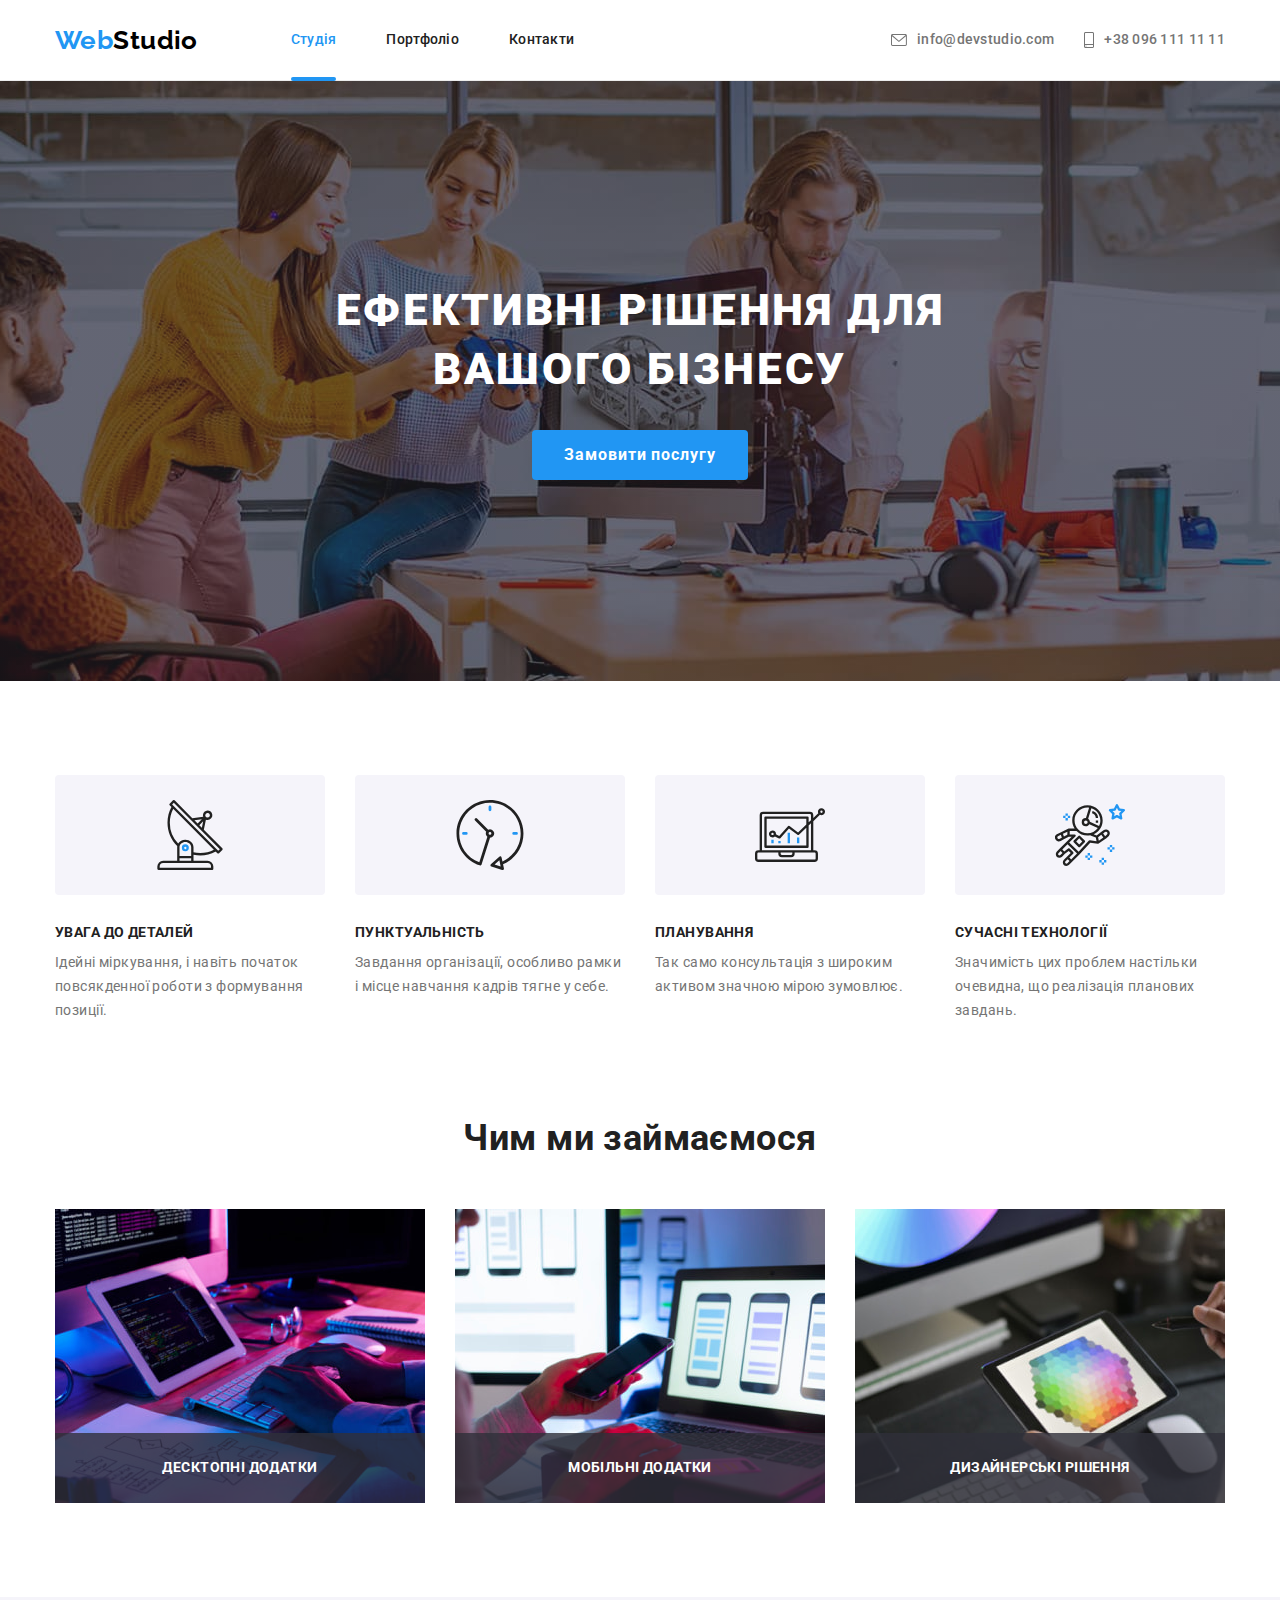
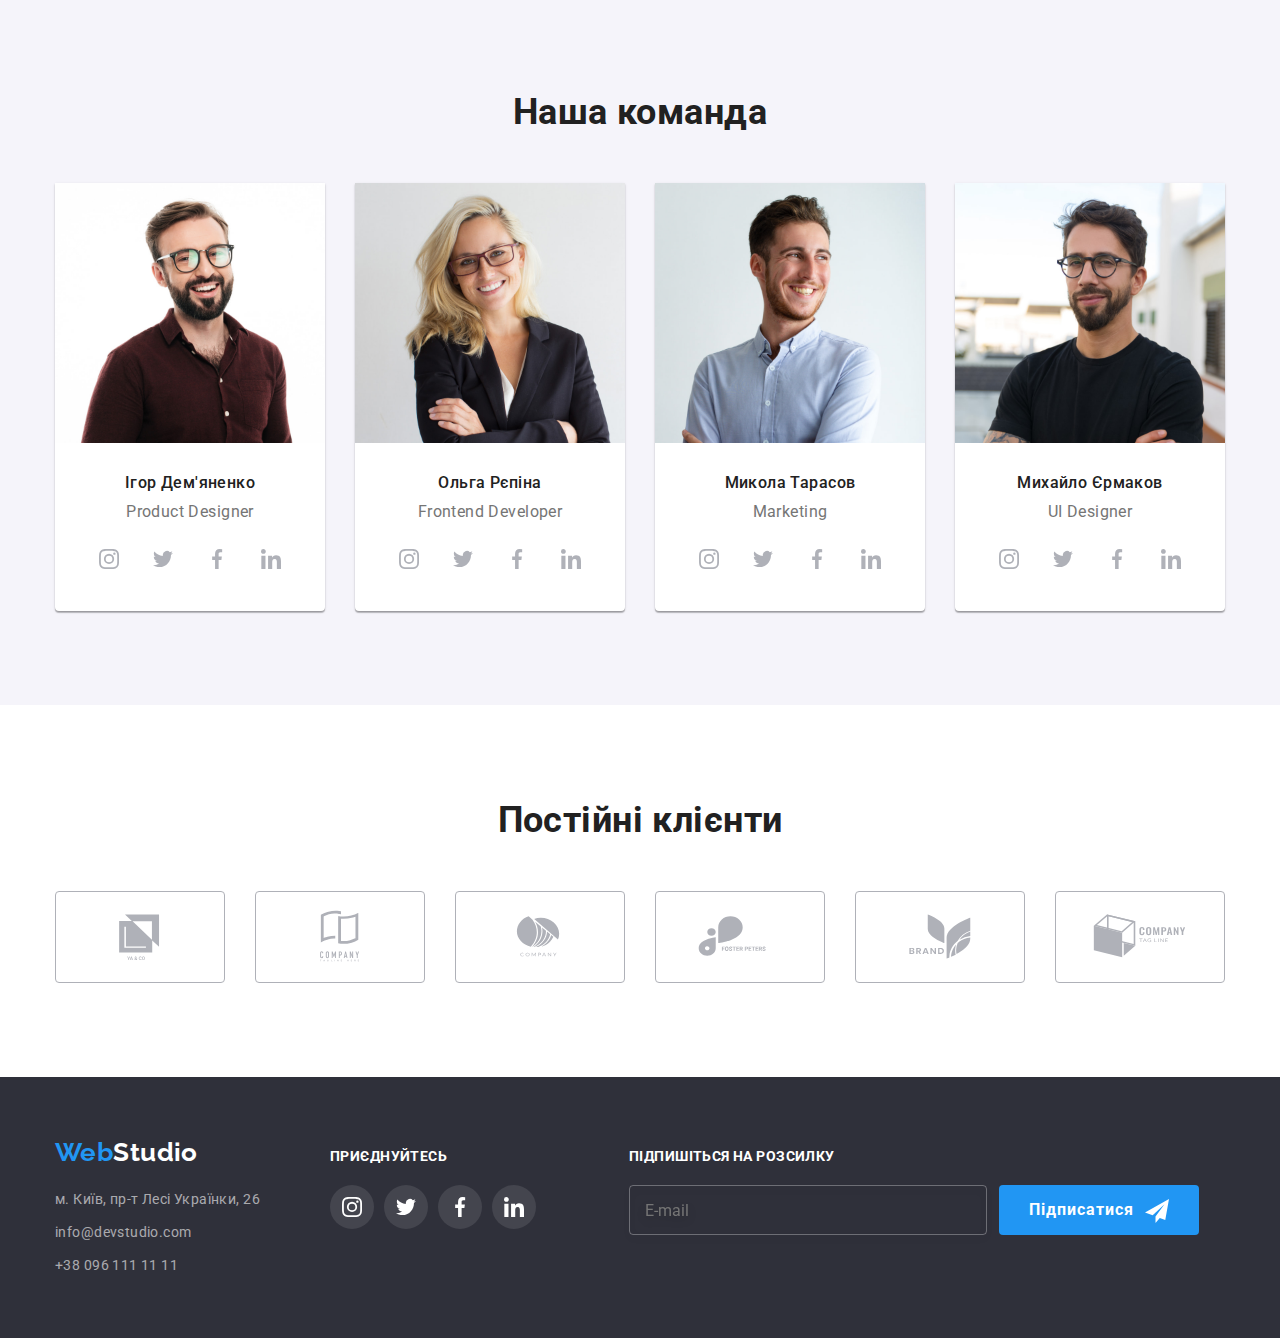
<file: index.html>
<!DOCTYPE html>
<html lang="uk">
  <head>
    <meta charset="UTF-8" />
    <meta http-equiv="X-UA-Compatible" content="IE=edge" />
    <meta name="viewport" content="width=device-width, initial-scale=1.0" />
    <title>goit-markup-hw-07</title>
    <link rel="preconnect" href="https://fonts.googleapis.com" />
    <link rel="preconnect" href="https://fonts.gstatic.com" crossorigin />
    <link href="https://fonts.googleapis.com/css2?family=Raleway:wght@700&family=Roboto:wght@400;500;700;900&display=swap" rel="stylesheet" />
    <link rel="stylesheet" href="https://cdnjs.cloudflare.com/ajax/libs/modern-normalize/1.1.0/modern-normalize.min.css" />

    <link rel="stylesheet" href="./css/main.min.css" />
  </head>
  <body>
    <header class="header">
      <div class="header__container container">
        <nav class="navigation">
          <a class="logo logo--right link" href="./index.html">Web<span class="logo__wrap">Studio</span></a>
          <ul class="menu list">
            <li><a class="menu__link link current" href="./index.html">Студія</a></li>
            <li><a class="menu__link link" href="./portfolio.html">Портфоліо</a></li>
            <li><a class="menu__link link" href="#">Контакти</a></li>
          </ul>
        </nav>
        <ul class="connect list">
          <li class="connect__item">
            <a class="connect__link link" href="mailto:info@devstudio.com">
              <svg class="connect__icon" height="12" width="16"><use href="./image/symbol.svg#icon-envelope"></use></svg>info@devstudio.com
            </a>
          </li>
          <li class="connect__item">
            <a class="connect__link link" href="tel:+380961111111">
              <svg class="connect__icon" height="16" width="10"><use href="./image/symbol.svg#icon-smartphone"></use></svg>+38 096 111 11 11
            </a>
          </li>
        </ul>
      </div>
    </header>
    <main>
      <section class="hero">
        <div class="hero__container">
          <h1 class="hero__title">Ефективні рішення для вашого бізнесу</h1>
          <button type="button" class="button btn cursor" data-modal-open>Замовити послугу</button>
        </div>
      </section>
      <section class="section feature-section">
        <div class="container">
          <h2 class="visually-hidden">Особливості</h2>
          <ul class="card-list list">
            <li class="card-list__item">
              <div class="card-list__icon">
                <svg class="card-list__antenna" height="70" width="70"><use href="./image/symbol.svg#icon-antenna"></use></svg>
              </div>
              <h3 class="card-list__title">Увага до деталей</h3>
              <p class="card-list__text">Ідейні міркування, і навіть початок повсякденної роботи з формування позиції.</p>
            </li>
            <li class="card-list__item">
              <div class="card-list__icon">
                <svg class="card-list__antenna" height="70" width="70"><use href="./image/symbol.svg#icon-clock"></use></svg>
              </div>
              <h3 class="card-list__title">Пунктуальність</h3>
              <p class="card-list__text">Завдання організації, особливо рамки і місце навчання кадрів тягне у себе.</p>
            </li>
            <li class="card-list__item">
              <div class="card-list__icon">
                <svg class="card-list__antenna" height="70" width="70"><use href="./image/symbol.svg#icon-diagram"></use></svg>
              </div>
              <h3 class="card-list__title">Планування</h3>
              <p class="card-list__text">Так само консультація з широким активом значною мірою зумовлює.</p>
            </li>
            <li class="card-list__item">
              <div class="card-list__icon">
                <svg class="card-list__antenna" height="70" width="70"><use href="./image/symbol.svg#icon-astronaut"></use></svg>
              </div>
              <h3 class="card-list__title">Сучасні технології</h3>
              <p class="card-list__text">Значимість цих проблем настільки очевидна, що реалізація планових завдань.</p>
            </li>
          </ul>
        </div>
      </section>
      <section class="section">
        <div class="container">
          <h2 class="picture__title">Чим ми займаємося</h2>
          <ul class="picture__list list">
            <li class="picture__item">
              <div class="picture__top">
                <img src="./image/keyboard.jpg" alt="Руки набирають текст на клавіатурі" width="370" />
                <p class="picture__text">Десктопні додатки</p>
              </div>
            </li>
            <li class="picture__item">
              <div class="picture__top">
                <img src="./image/laptop.jpg" alt="В руках телефон на фоні ноутбука" width="370" />
                <p class="picture__text">Мобільні додатки</p>
              </div>
            </li>
            <li class="picture__item">
              <div class="picture__top">
                <img src="./image/palette.jpg" alt="В руках планшет, на ньому палітра кольорів" width="370" />
                <p class="picture__text">Дизайнерські рішення</p>
              </div>
            </li>
          </ul>
        </div>
      </section>
      <section class="team section">
        <div class="container">
          <h2 class="team__title">Наша команда</h2>
          <ul class="team__list list">
            <li class="team__card">
              <img src="./image/demyanenko.jpg" alt="Усміхнений хлопець в окулярах" width="270" />
              <div class="team__sign">
                <h3 class="team__subtitle">Ігор Дем'яненко</h3>
                <p class="team__text">Product Designer</p>
              </div>
              <div>
                <ul class="social list">
                  <li class="social__item">
                    <a class="social__link link" href="#" target="_blank" rel="noopener noreferrer nofollow"
                      ><svg height="20" width="20"><use href="./image/symbol.svg#icon-instagram"></use></svg
                    ></a>
                  </li>
                  <li class="social__item">
                    <a class="social__link link" href="#" target="_blank" rel="noopener noreferrer nofollow"
                      ><svg height="20" width="20"><use href="./image/symbol.svg#icon-twitter"></use></svg
                    ></a>
                  </li>
                  <li class="social__item">
                    <a class="social__link link" href="#" target="_blank" rel="noopener noreferrer nofollow"
                      ><svg height="20" width="20"><use href="./image/symbol.svg#icon-facebook"></use></svg
                    ></a>
                  </li>
                  <li class="social__item">
                    <a class="social__link link" href="#" target="_blank" rel="noopener noreferrer nofollow"
                      ><svg height="20" width="20"><use href="./image/symbol.svg#icon-linkedin"></use></svg
                    ></a>
                  </li>
                </ul>
              </div>
            </li>
            <li class="team__card">
              <img src="./image/repina.jpg" alt="Усміхнена дівчина в окулярах" width="270" />
              <div class="team__sign">
                <h3 class="team__subtitle">Ольга Рєпіна</h3>
                <p class="team__text">Frontend Developer</p>
              </div>
              <div>
                <ul class="social list">
                  <li class="social__item">
                    <a class="social__link link" href="#" target="_blank" rel="noopener noreferrer nofollow"
                      ><svg height="20" width="20"><use href="./image/symbol.svg#icon-instagram"></use></svg
                    ></a>
                  </li>
                  <li class="social__item">
                    <a class="social__link link" href="#" target="_blank" rel="noopener noreferrer nofollow"
                      ><svg height="20" width="20"><use href="./image/symbol.svg#icon-twitter"></use></svg
                    ></a>
                  </li>
                  <li class="social__item">
                    <a class="social__link link" href="#" target="_blank" rel="noopener noreferrer nofollow"
                      ><svg height="20" width="20"><use href="./image/symbol.svg#icon-facebook"></use></svg
                    ></a>
                  </li>
                  <li class="social__item">
                    <a class="social__link link" href="#" target="_blank" rel="noopener noreferrer nofollow"
                      ><svg height="20" width="20"><use href="./image/symbol.svg#icon-linkedin"></use></svg
                    ></a>
                  </li>
                </ul>
              </div>
            </li>
            <li class="team__card">
              <img src="./image/tarasov.jpg" alt="Хлопець усміхається" width="270" />
              <div class="team__sign">
                <h3 class="team__subtitle">Микола Тарасов</h3>
                <p class="team__text">Marketing</p>
              </div>
              <div>
                <ul class="social list">
                  <li class="social__item">
                    <a class="social__link link" href="#" target="_blank" rel="noopener noreferrer nofollow"
                      ><svg height="20" width="20"><use href="./image/symbol.svg#icon-instagram"></use></svg
                    ></a>
                  </li>
                  <li class="social__item">
                    <a class="social__link link" href="#" target="_blank" rel="noopener noreferrer nofollow"
                      ><svg height="20" width="20"><use href="./image/symbol.svg#icon-twitter"></use></svg
                    ></a>
                  </li>
                  <li class="social__item">
                    <a class="social__link link" href="#" target="_blank" rel="noopener noreferrer nofollow"
                      ><svg height="20" width="20"><use href="./image/symbol.svg#icon-facebook"></use></svg
                    ></a>
                  </li>
                  <li class="social__item">
                    <a class="social__link link" href="#" target="_blank" rel="noopener noreferrer nofollow"
                      ><svg height="20" width="20"><use href="./image/symbol.svg#icon-linkedin"></use></svg
                    ></a>
                  </li>
                </ul>
              </div>
            </li>
            <li class="team__card">
              <img src="./image/ermakov.jpg" alt="Хлопець в окулярах" width="270" />
              <div class="team__sign">
                <h3 class="team__subtitle">Михайло Єрмаков</h3>
                <p class="team__text">UI Designer</p>
              </div>
              <div>
                <ul class="social list">
                  <li class="social__item">
                    <a class="social__link link" href="#" target="_blank" rel="noopener noreferrer nofollow"
                      ><svg height="20" width="20"><use href="./image/symbol.svg#icon-instagram"></use></svg
                    ></a>
                  </li>
                  <li class="social__item">
                    <a class="social__link link" href="#" target="_blank" rel="noopener noreferrer nofollow"
                      ><svg height="20" width="20"><use href="./image/symbol.svg#icon-twitter"></use></svg
                    ></a>
                  </li>
                  <li class="social__item">
                    <a class="social__link link" href="#" target="_blank" rel="noopener noreferrer nofollow"
                      ><svg height="20" width="20"><use href="./image/symbol.svg#icon-facebook"></use></svg
                    ></a>
                  </li>
                  <li class="social__item">
                    <a class="social__link link" href="#" target="_blank" rel="noopener noreferrer nofollow"
                      ><svg height="20" width="20"><use href="./image/symbol.svg#icon-linkedin"></use></svg
                    ></a>
                  </li>
                </ul>
              </div>
            </li>
          </ul>
        </div>
      </section>
      <section class="section clients">
        <div class="container">
          <h2 class="clients__title">Постійні клієнти</h2>
          <ul class="clients__list list">
            <li>
              <a class="clients__link link" href="#" target="_blank" rel="noopener noreferrer nofollow"
                ><svg class="clients__icon" height="60" width="106"><use href="./image/symbol.svg#icon-Logo-1"></use></svg
              ></a>
            </li>
            <li>
              <a class="clients__link link" href="#" target="_blank" rel="noopener noreferrer nofollow"
                ><svg class="clients__icon" height="60" width="106"><use href="./image/symbol.svg#icon-Logo-2"></use></svg
              ></a>
            </li>
            <li>
              <a class="clients__link link" href="#" target="_blank" rel="noopener noreferrer nofollow"
                ><svg class="clients__icon" height="60" width="106"><use href="./image/symbol.svg#icon-Logo-3"></use></svg
              ></a>
            </li>
            <li>
              <a class="clients__link link" href="#" target="_blank" rel="noopener noreferrer nofollow"
                ><svg class="clients__icon" height="60" width="106"><use href="./image/symbol.svg#icon-Logo-4"></use></svg
              ></a>
            </li>
            <li>
              <a class="clients__link link" href="#" target="_blank" rel="noopener noreferrer nofollow"
                ><svg class="clients__icon" height="60" width="106"><use href="./image/symbol.svg#icon-Logo-5"></use></svg
              ></a>
            </li>
            <li>
              <a class="clients__link link" href="#" target="_blank" rel="noopener noreferrer nofollow"
                ><svg class="clients__icon" height="60" width="106"><use href="./image/symbol.svg#icon-Logo-6"></use></svg
              ></a>
            </li>
          </ul>
        </div>
      </section>
    </main>
    <footer class="footer">
      <div class="container-footer container">
        <div class="container-address">
          <a class="logo logo--edit link" href="./index.html">Web<span class="logo__wrapper">Studio</span></a>
          <address class="address">
            <ul class="address__list list">
              <li>
                <a class="address__link link" href="https://goo.gl/maps/LR6za7TUyDWSU1sD8" target="_blank" rel="noopener noreferrer nofollow">м. Київ, пр-т Лесі Українки, 26 </a>
              </li>
              <li><a class="address__link link" href="mailto:info@devstudio.com">info@devstudio.com</a></li>
              <li><a class="address__link link" href="tel:+380961111111">+38 096 111 11 11</a></li>
            </ul>
          </address>
        </div>
        <div class="join">
          <p class="join__text">приєднуйтесь</p>
          <ul class="social list">
            <li>
              <a class="social__link social__link--color link" href="#" target="_blank" rel="noopener noreferrer nofollow"
                ><svg height="20" width="20"><use href="./image/symbol.svg#icon-instagram"></use></svg
              ></a>
            </li>
            <li>
              <a class="social__link social__link--color link" href="#" target="_blank" rel="noopener noreferrer nofollow"
                ><svg height="20" width="20"><use href="./image/symbol.svg#icon-twitter"></use></svg
              ></a>
            </li>
            <li>
              <a class="social__link social__link--color link" href="#"
                ><svg height="20" width="20"><use href="./image/symbol.svg#icon-facebook"></use></svg
              ></a>
            </li>
            <li>
              <a class="social__link social__link--color link" href="#" target="_blank" rel="noopener noreferrer nofollow"
                ><svg height="20" width="20"><use href="./image/symbol.svg#icon-linkedin"></use></svg
              ></a>
            </li>
          </ul>
        </div>

        <form class="email">
          <label class="email__label">Підпишіться на розсилку <input class="email__imput" type="email" name="email" placeholder="E-mail" required /></label>
          <button type="submit" class="button btn btn--send cursor">
            Підписатися
            <svg class="btn__icon" height="24" width="24"><use href="./image/symbol.svg#icon-send"></use></svg>
          </button>
        </form>
      </div>
    </footer>
    <div class="backdrop is-hidden" data-modal>
      <div class="modal">
        <button type="button" class="modal__button" data-modal-close>
          <svg width="18" height="18">
            <use href="./image/symbol.svg#icon-close"></use>
          </svg>
        </button>
        <p class="modal__title">Залиште свої дані, ми вам передзвонимо</p>
        <form>
          <label class="modal__label"
            >Ім'я
            <span class="modal__wrap">
              <input type="text" name="user-name" class="modal__input" required />
              <svg class="modal__icon" width="18" height="18">
                <use href="./image/symbol.svg#icon-person"></use>
              </svg>
            </span>
          </label>
          <label class="modal__label"
            >Телефон
            <span class="modal__wrap">
              <input type="tel" name="user-tel" class="modal__input" required />
              <svg class="modal__icon" width="18" height="18">
                <use href="./image/symbol.svg#icon-phone"></use>
              </svg>
            </span>
          </label>
          <label class="modal__label"
            >Пошта
            <span class="modal__wrap">
              <input type="email" name="user-email" class="modal__input" required />
              <svg class="modal__icon" width="18" height="18">
                <use href="./image/symbol.svg#icon-email"></use>
              </svg>
            </span>
          </label>
          <label class="modal__label"
            >Коментар
            <textarea name="user-comment" class="modal__textarea" required placeholder="Введіть текст"></textarea>
          </label>
          <label class="checkbox">
            <span class="checkbox__wrap">
              <input type="checkbox" name="agreement" class="checkbox__input visually-hidden" required />
              <svg class="checkbox__icon" width="16" height="15">
                <use href="./image/symbol.svg#icon-vector"></use>
              </svg>
              Погоджуюся з розсилкою та приймаю
              <a class="checkbox__link" href="#" target="_blank" rel="noopener noreferrer nofollow">Умови договору</a>
            </span>
          </label>
          <button type="submit" class="button btn btn--edit cursor">Відправити</button>
        </form>
      </div>
    </div>
    <script src="./js/modal.js"></script>
  </body>
</html>
</file>
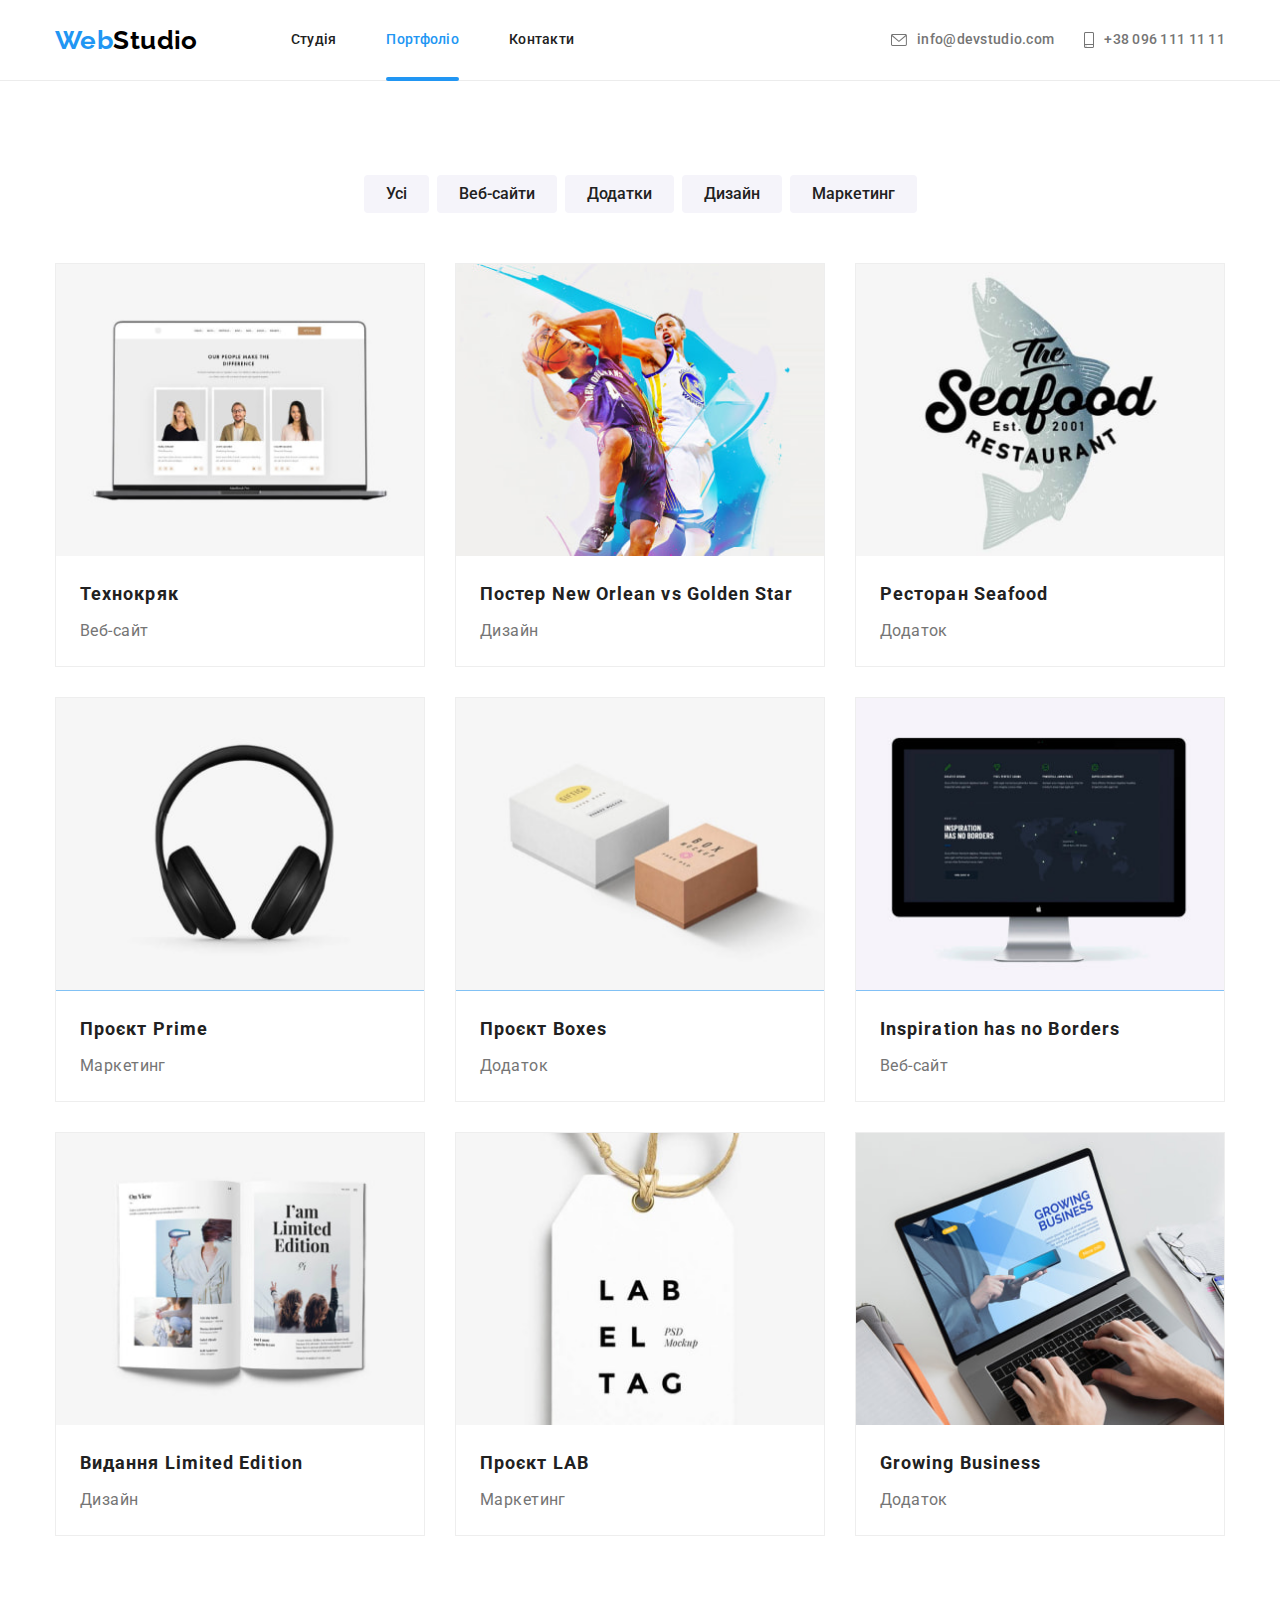
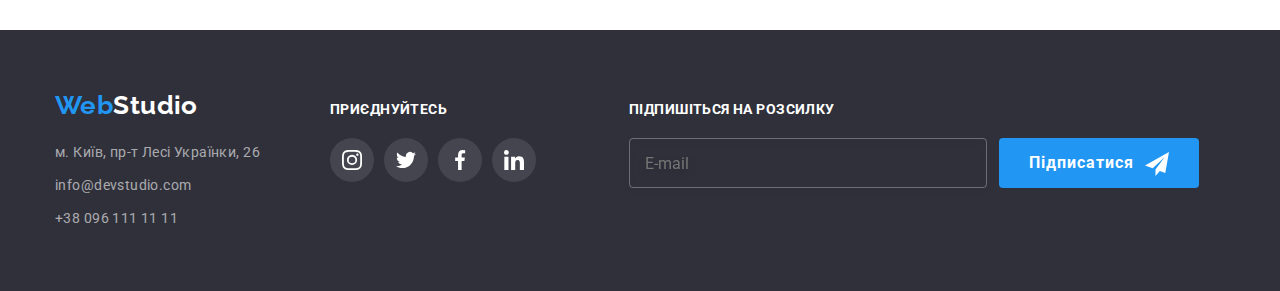
<file: portfolio.html>
<!DOCTYPE html>
<html lang="uk">
  <head>
    <meta charset="UTF-8" />
    <meta http-equiv="X-UA-Compatible" content="IE=edge" />
    <meta name="viewport" content="width=device-width, initial-scale=1.0" />
    <title>portfolio</title>
    <link rel="preconnect" href="https://fonts.googleapis.com" />
    <link rel="preconnect" href="https://fonts.gstatic.com" crossorigin />
    <link href="https://fonts.googleapis.com/css2?family=Raleway:wght@700&family=Roboto:wght@400;500;700;900&display=swap" rel="stylesheet" />
    <link rel="stylesheet" href="https://cdnjs.cloudflare.com/ajax/libs/modern-normalize/1.1.0/modern-normalize.min.css" />
    <link rel="stylesheet" href="./css/main.min.css" />
  </head>
  <body>
    <header class="header">
      <div class="header__container container">
        <nav class="navigation">
          <a class="logo logo--right link" href="./index.html">Web<span class="logo__wrap">Studio</span></a>
          <ul class="list menu">
            <li><a class="menu__link link" href="./index.html">Студія</a></li>
            <li><a class="menu__link link current" href="./portfolio.html">Портфоліо</a></li>
            <li><a class="menu__link link" href="#">Контакти</a></li>
          </ul>
        </nav>
        <ul class="list connect">
          <li class="connect__item">
            <a class="connect__link link" href="mailto:info@devstudio.com">
              <svg class="connect__icon" height="12" width="16"><use href="./image/symbol.svg#icon-envelope"></use></svg>info@devstudio.com
            </a>
          </li>
          <li class="connect__item">
            <a class="connect__link link" href="tel:+380961111111">
              <svg class="connect__icon" height="16" width="10"><use href="./image/symbol.svg#icon-smartphone"></use></svg>+38 096 111 11 11
            </a>
          </li>
        </ul>
      </div>
    </header>
    <main>
      <section class="section">
        <div class="container">
          <h1 class="visually-hidden">Фільтр</h1>
          <ul class="filter list">
            <li><button type="button" class="filter__button cursor">Усі</button></li>
            <li><button type="button" class="filter__button cursor">Веб-сайти</button></li>
            <li><button type="button" class="filter__button cursor">Додатки</button></li>
            <li><button type="button" class="filter__button cursor">Дизайн</button></li>
            <li><button type="button" class="filter__button cursor">Маркетинг</button></li>
          </ul>
          <ul class="card list">
            <li class="card__item">
              <a class="card__link link" href="#">
                <div class="card__wrap">
                  <img src="./image/laptop-2.jpg" alt="Ноутбук" width="370" />
                  <p class="card__text">
                    Ресурс пропонує комплексні пропозиції з різним рівнем функціоналу та сервісів. Все це дозволить відвідувачу отримати вичерпні відомості про компанію чи приватну особу.
                  </p>
                </div>
                <div class="card__sign">
                  <h2 class="card__caption">Технокряк</h2>
                  <p class="card__word">Веб-сайт</p>
                </div>
              </a>
            </li>
            <li class="card__item">
              <a class="card__link link" href="#">
                <div class="card__wrap">
                  <img src="./image/basketball.jpg" alt="Гра у баскетбол" width="370" />
                  <p class="card__text">
                    Ресурс пропонує комплексні пропозиції з різним рівнем функціоналу та сервісів. Все це дозволить відвідувачу отримати вичерпні відомості про компанію чи приватну особу.
                  </p>
                </div>
                <div class="card__sign">
                  <h2 class="card__caption">Постер New Orlean vs Golden Star</h2>
                  <p class="card__word">Дизайн</p>
                </div>
              </a>
            </li>
            <li class="card__item">
              <a class="card__link link" href="#">
                <div class="card__wrap">
                  <img src="./image/logo.jpg" alt="Логотип ресторану" width="370" />
                  <p class="card__text">
                    Ресурс пропонує комплексні пропозиції з різним рівнем функціоналу та сервісів. Все це дозволить відвідувачу отримати вичерпні відомості про компанію чи приватну особу.
                  </p>
                </div>
                <div class="card__sign">
                  <h2 class="card__caption">Ресторан Seafood</h2>
                  <p class="card__word">Додаток</p>
                </div>
              </a>
            </li>
            <li class="card__item">
              <a class="card__link link" href="#">
                <div class="card__wrap">
                  <img src="./image/phones.jpg" alt="Навушники" width="370" />
                  <p class="card__text">
                    Ресурс пропонує комплексні пропозиції з різним рівнем функціоналу та сервісів. Все це дозволить відвідувачу отримати вичерпні відомості про компанію чи приватну особу.
                  </p>
                </div>
                <div class="card__sign">
                  <h2 class="card__caption">Проєкт Prime</h2>
                  <p class="card__word">Маркетинг</p>
                </div>
              </a>
            </li>
            <li class="card__item">
              <a class="card__link link" href="#">
                <div class="card__wrap">
                  <img src="./image/box.jpg" alt="Коробки" width="370" />
                  <p class="card__text">
                    Ресурс пропонує комплексні пропозиції з різним рівнем функціоналу та сервісів. Все це дозволить відвідувачу отримати вичерпні відомості про компанію чи приватну особу.
                  </p>
                </div>
                <div class="card__sign">
                  <h2 class="card__caption">Проєкт Boxes</h2>
                  <p class="card__word">Додаток</p>
                </div>
              </a>
            </li>
            <li class="card__item">
              <a class="card__link link" href="#">
                <div class="card__wrap">
                  <img src="./image/monitor.jpg" alt="Монітор" width="370" />
                  <p class="card__text">
                    Ресурс пропонує комплексні пропозиції з різним рівнем функціоналу та сервісів. Все це дозволить відвідувачу отримати вичерпні відомості про компанію чи приватну особу.
                  </p>
                </div>
                <div class="card__sign">
                  <h2 class="card__caption">Inspiration has no Borders</h2>
                  <p class="card__word">Веб-сайт</p>
                </div>
              </a>
            </li>
            <li class="card__item">
              <a class="card__link link" href="#">
                <div class="card__wrap">
                  <img src="./image/book.jpg" alt="Відкрита книга" width="370" />
                  <p class="card__text">
                    Ресурс пропонує комплексні пропозиції з різним рівнем функціоналу та сервісів. Все це дозволить відвідувачу отримати вичерпні відомості про компанію чи приватну особу.
                  </p>
                </div>
                <div class="card__sign">
                  <h2 class="card__caption">Видання Limited Edition</h2>
                  <p class="card__word">Дизайн</p>
                </div>
              </a>
            </li>
            <li class="card__item">
              <a class="card__link link" href="#">
                <div class="card__wrap">
                  <img src="./image/label.jpg" alt="Етикетка" width="370" />
                  <p class="card__text">
                    Ресурс пропонує комплексні пропозиції з різним рівнем функціоналу та сервісів. Все це дозволить відвідувачу отримати вичерпні відомості про компанію чи приватну особу.
                  </p>
                </div>
                <div class="card__sign">
                  <h2 class="card__caption">Проєкт LAB</h2>
                  <p class="card__word">Маркетинг</p>
                </div>
              </a>
            </li>
            <li class="card__item">
              <a class="card__link link" href="#">
                <div class="card__wrap">
                  <img src="./image/type.jpg" alt="Людина друкує за ноутбуком" width="370" />
                  <p class="card__text">
                    Ресурс пропонує комплексні пропозиції з різним рівнем функціоналу та сервісів. Все це дозволить відвідувачу отримати вичерпні відомості про компанію чи приватну особу.
                  </p>
                </div>
                <div class="card__sign">
                  <h2 class="card__caption">Growing Business</h2>
                  <p class="card__word">Додаток</p>
                </div>
              </a>
            </li>
          </ul>
        </div>
      </section>
    </main>
    <footer class="footer">
      <div class="container container-footer">
        <div class="container-address">
          <a class="logo logo--edit link" href="./index.html">Web<span class="logo__wrapper">Studio</span></a>
          <address class="address">
            <ul class="address__list list">
              <li>
                <a class="address__link link " href="https://goo.gl/maps/LR6za7TUyDWSU1sD8" target="_blank" rel="noopener noreferrer nofollow">м. Київ, пр-т Лесі Українки, 26 </a>
              </li>
              <li><a class="address__link link" href="mailto:info@devstudio.com">info@devstudio.com</a></li>
              <li><a class="address__link link" href="tel:+380961111111">+38 096 111 11 11</a></li>
            </ul>
          </address>
        </div>
        <div class="join">
          <p class="join__text">приєднуйтесь</p>
          <ul class="social list">
            <li>
              <a class="social__link social__link--color link" href="#" target="_blank" rel="noopener noreferrer nofollow"
                ><svg height="20" width="20"><use href="./image/symbol.svg#icon-instagram"></use></svg
              ></a>
            </li>
            <li>
              <a class="social__link social__link--color link" href="#" target="_blank" rel="noopener noreferrer nofollow"
                ><svg height="20" width="20"><use href="./image/symbol.svg#icon-twitter"></use></svg
              ></a>
            </li>
            <li>
              <a class="social__link social__link--color link" href="#"
                ><svg height="20" width="20"><use href="./image/symbol.svg#icon-facebook"></use></svg
              ></a>
            </li>
            <li>
              <a class="social__link social__link--color link" href="#" target="_blank" rel="noopener noreferrer nofollow"
                ><svg height="20" width="20"><use href="./image/symbol.svg#icon-linkedin"></use></svg
              ></a>
            </li>
          </ul>
        </div>
        
          <form class="email">
            <label class="email__label">Підпишіться на розсилку <input class="email__imput" type="email" name="email" placeholder="E-mail" required/></label>
            <button type="submit" class="button btn btn--send cursor">
              Підписатися
              <svg class="btn__icon" height="24" width="24"><use href="./image/symbol.svg#icon-send"></use></svg>
            </button>
          </form>
        
      </div>
    </footer>
  </body>
</html>
</file>
<file: css/main.min.css>
:root{--primary-text-color: #757575;--title-text-color: #212121;--hero-text-color: #ffffff;--accent-color: #2196f3;--logo-text-color: #000000;--button-color: #188ce8;--hero-background: #2f303a;--button-portfolio: #f5f4fa;--footer-color: rgba(255, 255, 255, 0.6);--social-color: #afb1b8;--wrap-color: rgba(33, 150, 243, 0.9);--function: cubic-bezier(0.4, 0, 0.2, 1);--background-wrap: rgba(47, 48, 58, 0.8);--modal-color: rgba(0, 0, 0, 0.2);--modal-close: rgba(0, 0, 0, 0.1)}.visually-hidden{position:absolute;width:1px;height:1px;margin:-1px;border:0;padding:0;white-space:nowrap;-webkit-clip-path:inset(100%);clip-path:inset(100%);clip:rect(0 0 0 0);overflow:hidden}.link{text-decoration:none;font-style:normal}.list{list-style:none}p,h1,h2,h3{margin:0}ul{margin:0;padding-left:0}button{cursor:pointer}address{font-style:normal}img{display:block;max-width:100%;height:auto}body{font-family:Roboto,sans-serif;color:var(--primary-text-color);background-color:var(--hero-text-color);font-size:14px;letter-spacing:.03em}.container{width:1200px;padding-left:15px;padding-right:15px;margin:0 auto}.section{padding-top:94px;padding-bottom:94px}.btn{min-width:216px;height:50px;font-family:inherit;font-style:normal;font-weight:700;font-size:16px;line-height:1.88;align-items:center;text-align:center;letter-spacing:.06em;color:var(--hero-text-color);background-color:var(--accent-color);border:none;border-radius:4px;transition:background-color 250ms var(--function),box-shadow 250ms var(--function)}.btn:hover,.btn:focus,.btn:active{background-color:var(--button-color);box-shadow:0px 4px 4px rgba(0,0,0,.15)}.social{display:flex;gap:10px;justify-content:center;align-items:center;padding-bottom:30px}.social__link{display:flex;height:44px;width:44px;border-radius:50%;justify-content:center;align-items:center;fill:var(--social-color);transition:fill 250ms var(--function),background-color 250ms var(--function)}.social__link:hover,.social__link:focus{fill:var(--hero-text-color);background-color:var(--accent-color)}.logo{font-family:Raleway,sans-serif;font-weight:700;font-size:26px;line-height:1.19;color:var(--accent-color)}.header{border-bottom:1px solid #ececec}.logo--right{margin-right:93px}.logo__wrap{color:var(--logo-text-color)}.menu__link{position:relative;display:block;padding-top:32px;padding-bottom:32px;font-weight:500;line-height:1.14;letter-spacing:.02em;color:var(--title-text-color);transition:color 250ms var(--function)}.menu__link:hover,.menu__link:focus{color:var(--accent-color)}.current{color:var(--accent-color)}.menu__link.current::after{content:"";position:absolute;background-color:var(--accent-color);border-radius:2px;width:100%;height:4px;bottom:-1px;display:flex}.connect__link{font-weight:500;line-height:1.14;letter-spacing:.02em;color:inherit;display:flex;align-items:center;transition:color 250ms var(--function)}.connect__link:hover,.connect__link:focus{color:var(--accent-color)}.menu{display:flex;align-items:center;gap:50px}.navigation{display:flex;align-items:center}.header__container{display:flex;align-items:center}.connect{display:flex;margin-left:auto;gap:30px}.connect__icon{fill:currentColor;margin-right:10px}.hero{margin-left:auto;margin-right:auto;max-width:1600px;height:600px;background-image:linear-gradient(to right, rgba(47, 48, 58, 0.4), rgba(47, 48, 58, 0.4)),url("../image/hero.jpg");background-size:cover;background-position:center;background-color:#c4c4c4}.hero__title{width:696px;margin-bottom:30px;margin-top:0;margin-left:auto;margin-right:auto;color:var(--hero-text-color);font-weight:900;font-size:44px;line-height:1.35;text-align:center;letter-spacing:.06em;text-transform:uppercase}.hero__container{display:block;text-align:center;padding-top:200px;padding-bottom:200px}.card-list__title{margin-bottom:10px;font-weight:700;font-size:14px;line-height:1.14;letter-spacing:.03em;text-transform:uppercase;color:var(--title-text-color)}.card-list__text{line-height:1.71}.card-list{display:flex;gap:30px}.card-list__item{width:calc((100% - 90px)/4);display:block}.card-list__icon{background-color:var(--button-portfolio);border-radius:4px;margin-bottom:30px;padding-top:25px;padding-bottom:25px}.card-list__antenna{display:block;margin-left:auto;margin-right:auto}.feature-section{padding-bottom:0}.picture__title{margin-bottom:50px;font-weight:700;font-size:36px;line-height:1.17;text-align:center;color:var(--title-text-color)}.picture__list{display:flex;gap:30px}.picture__item{width:calc((100% - 60px)/3)}.picture__top{position:relative}.picture__text{position:absolute;font-weight:700;font-size:14px;line-height:1.14;text-align:center;letter-spacing:.03em;text-transform:uppercase;height:70px;width:100%;bottom:0;align-items:center;justify-content:center;display:flex;color:var(--hero-text-color);background-color:var(--background-wrap)}.team{background-color:var(--button-portfolio)}.team__title{margin-bottom:50px;font-weight:700;font-size:36px;line-height:1.17;text-align:center;color:var(--title-text-color)}.team__card{background-color:var(--hero-text-color);width:calc((100% - 90px)/4);box-shadow:0px 1px 3px rgba(0,0,0,.12),0px 1px 1px rgba(0,0,0,.14),0px 2px 1px rgba(0,0,0,.2);border-radius:0px 0px 4px 4px}.team__subtitle{margin-bottom:10px;font-weight:500;font-size:16px;line-height:1.19;text-align:center;color:var(--title-text-color)}.team__text{font-size:16px;line-height:1.19;text-align:center}.team__list{display:flex;gap:30px}.team__sign{padding-top:30px;padding-bottom:16px}.clients__list{display:flex;gap:30px}.clients__title{margin-bottom:50px;font-weight:700;font-size:36px;line-height:1.17;text-align:center;color:var(--title-text-color)}.clients__link{display:flex;width:170px;height:92px;padding:16px 32px;border:1px solid var(--social-color);border-radius:4px;fill:var(--social-color);justify-content:center;align-items:center}.clients__link{color:var(--social-color);transition:color 250ms var(--function),border-color 250ms var(--function)}.clients__link:hover,.clients__link:focus{color:var(--accent-color);border-color:var(--accent-color)}.clients__icon{fill:currentColor}.address{line-height:1.71;color:var(--footer-color)}.address__link{color:var(--hero-text-color);transition:color 250ms var(--function)}.address__link{display:block;margin-top:9px;color:var(--footer-color);transition:color 250ms var(--function)}.address__link:hover,.address__link:focus{color:var(--accent-color)}.footer{display:block;padding-top:60px;padding-bottom:60px;background-color:var(--hero-background)}.logo--edit{display:block;margin-bottom:20px}.logo__wrapper{color:var(--hero-text-color)}.container-footer{display:flex;align-items:baseline}.container-address{display:block}.join{display:block;margin-left:70px}.join__text{font-weight:700;line-height:1.14;text-transform:uppercase;color:var(--hero-text-color);margin-bottom:20px}.social__link--color{background-color:rgba(255,255,255,.1);fill:var(--hero-text-color);transition:background-color 250ms var(--function)}.social__link--color:hover,.social__link--color:focus{background-color:var(--accent-color)}.email{display:flex;align-items:flex-end;margin-left:93px}.email__label{display:inline-block;font-weight:700;line-height:1.14;text-transform:uppercase;color:var(--hero-text-color)}.email__imput{display:block;margin-top:20px;width:358px;height:50px;padding-left:15px;padding-right:15px;border:1px solid rgba(255,255,255,.3);filter:drop-shadow(0px 4px 4px rgba(0, 0, 0, 0.15));border-radius:4px;background-color:rgba(0,0,0,0);font-weight:400;font-size:16px;line-height:1.25;align-items:center;color:var(--footer-color)}.btn--send{display:block;min-width:200px;margin-left:12px}.btn__icon{vertical-align:middle;margin-left:6px;fill:var(--hero-text-color)}.filter{display:flex;gap:8px;justify-content:center;margin-bottom:50px}.filter__button{padding-left:22px;padding-right:22px;padding-top:6px;padding-bottom:6px;font-family:inherit;font-weight:500;font-size:16px;line-height:1.62;text-align:center;color:var(--title-text-color);background-color:var(--button-portfolio);border:none;border-radius:4px;cursor:pointer;transition:color 250ms var(--function),background-color 250ms var(--function),box-shadow 250ms var(--function),border-radius 250ms var(--function)}.filter__button:hover,.filter__button:focus,.filter__button:active{color:var(--hero-text-color);background-color:var(--accent-color);box-shadow:0px 3px 1px rgba(0,0,0,.1),0px 1px 2px rgba(0,0,0,.08),0px 2px 2px rgba(0,0,0,.12);border-radius:4px}.card__caption{margin-bottom:4px;font-weight:700;font-size:18px;line-height:2;letter-spacing:.06em;color:var(--title-text-color)}.card__word{font-size:16px;line-height:1.88;color:var(--primary-text-color)}.card{display:flex;flex-wrap:wrap;gap:30px}.card__item{width:calc((100% - 60px)/3);border:1px solid #eee}.card__sign{display:block;padding:20px 24px}.card__link{display:block;transition:box-shadow 250ms var(--function)}.card__link:hover,.card__link:focus{box-shadow:0px 1px 1px rgba(0,0,0,.12),0px 4px 4px rgba(0,0,0,.06),1px 4px 6px rgba(0,0,0,.16)}.card__wrap{position:relative;overflow:hidden}.card__text{position:absolute;top:0;padding:63px 24px;font-weight:400;font-size:18px;line-height:1.56;color:var(--hero-text-color);background-color:var(--wrap-color);height:100%;transform:translateY(100%);transition:transform 250ms var(--function)}.card__item:hover .card__text{transform:translateY(0)}.backdrop{width:100%;height:100%;background-color:var(--modal-color);position:fixed;top:0;transition:opacity 250ms var(--function),visibility 250ms var(--function)}.modal{position:absolute;width:528px;min-height:581px;top:50%;left:50%;background-color:var(--hero-text-color);box-shadow:0px 1px 3px rgba(0,0,0,.12),0px 1px 1px rgba(0,0,0,.14),0px 2px 1px rgba(0,0,0,.2);border-radius:4px;transform:translate(-50%, -50%) rotate(360deg);transition:transform 250ms var(--function),border-radius 250ms var(--function);padding:40px}.modal__button{position:absolute;display:flex;top:10px;right:10px;align-items:center;justify-content:center;cursor:pointer;width:30px;height:30px;padding:0;border-radius:50%;background-color:var(--hero-text-color);border:1px solid var(--modal-close);fill:var(--logo-text-color);transition:fill 250ms var(--function)}.modal__button:focus,.modal__button:hover{fill:var(--accent-color)}.backdrop.is-hidden{opacity:0;visibility:hidden;pointer-events:none}.backdrop.is-hidden .modal{transform:translate(-50%, -50%) rotate(0);border-radius:50%}.modal__title{font-weight:700;font-size:20px;line-height:1.15;text-align:center;color:var(--title-text-color);margin-bottom:12px}.modal__label{display:block;font-weight:400;font-size:12px;line-height:1.17;letter-spacing:.01em}.modal__wrap{position:relative;margin-bottom:10px}.modal__icon{position:absolute;left:12px;top:50%;transform:translateY(-50%)}.modal__input{width:100%;height:40px;border:1px solid rgba(33,33,33,.2);border-radius:4px;margin-top:4px;margin-bottom:10px;outline:rgba(0,0,0,0);padding-left:42px;background-color:rgba(0,0,0,0);transition:border-color 250ms var(--function),fill 250ms var(--function)}.modal__input:focus{border-color:var(--accent-color)}.modal__input:focus+.modal__icon{fill:var(--accent-color)}.modal__textarea{display:block;width:100%;height:120px;border:1px solid rgba(33,33,33,.2);border-radius:4px;resize:none;outline:rgba(0,0,0,0);background-color:rgba(0,0,0,0);margin-top:4px;padding-left:16px;padding-right:16px;padding-top:12px;padding-bottom:12px;font-weight:400;font-size:12px;line-height:1.17;letter-spacing:.01em;color:rgba(117,117,117,.5);transition:border-color 250ms var(--function)}.modal__textarea:focus{border-color:var(--accent-color)}.checkbox{display:block;margin-left:7px}.checkbox__input{display:block;font-weight:400;font-size:14px;line-height:1.71;color:var(--primary-text-color)}.checkbox__icon{border:2px solid var(--logo-text-color);border-radius:2px;width:16px;height:15px;fill:var(--hero-text-color);margin-right:7px;transition:background-color 250ms var(--function),border 250ms var(--function)}.checkbox__input:checked+.checkbox__icon{background-color:var(--accent-color);border:var(--accent-color)}.checkbox__wrap{display:flex;align-items:center;margin-top:20px}.checkbox__link{color:var(--accent-color);margin-left:5px}.btn--edit{min-width:200px;display:block;margin-left:auto;margin-right:auto;margin-top:30px}/*# sourceMappingURL=main.min.css.map */
</file>
